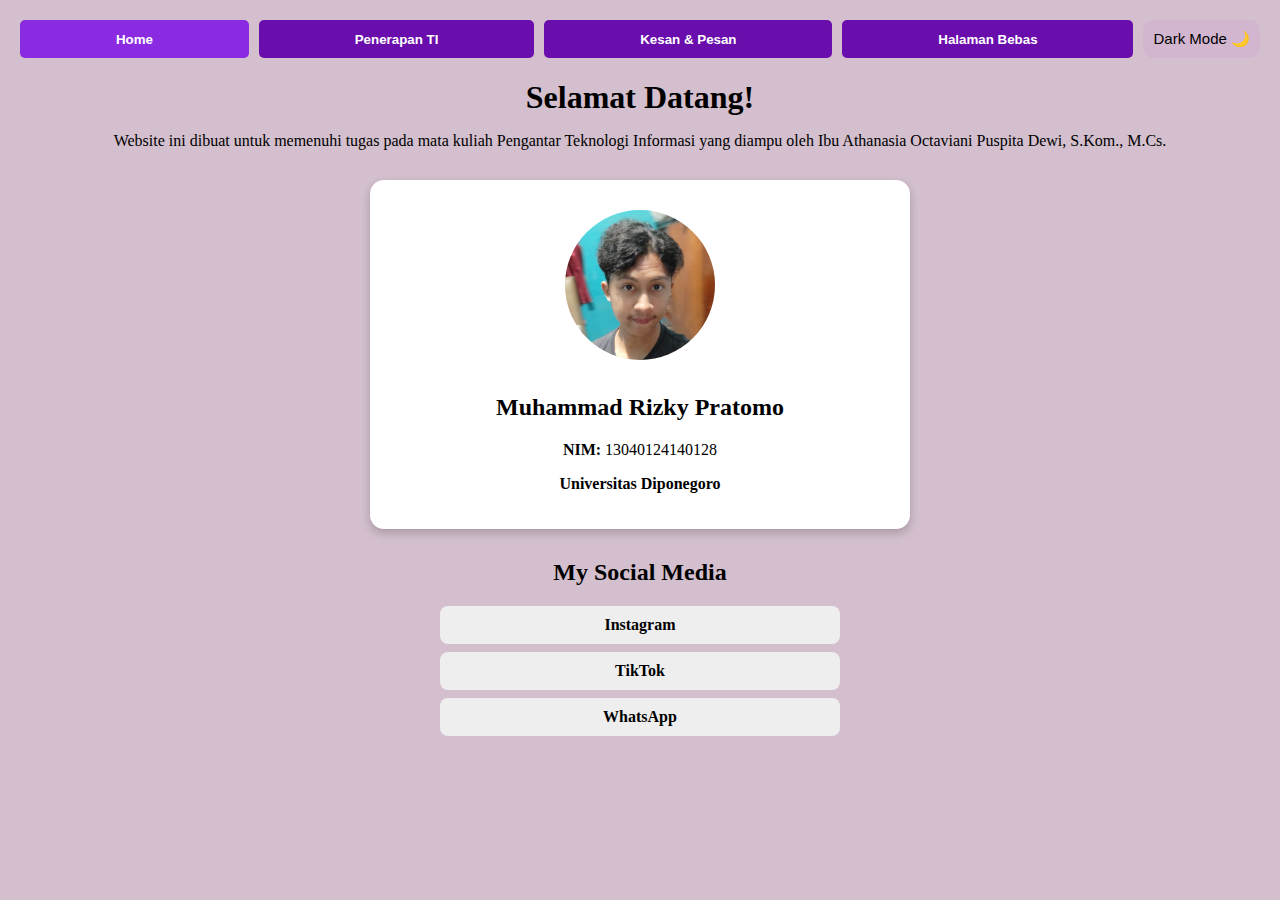
<file: index.html>
<!DOCTYPE html>
<html lang="id">
<head>
  <meta charset="UTF-8" />
  <meta name="viewport" content="width=device-width, initial-scale=1.0"/>
  <title>Home - Profil & Sosial Media</title>
  <link rel="stylesheet" href="style.css" />
  <script defer src="script.js"></script>
</head>
<body>

  <!-- Navigasi -->
  <div class="nav-container">
    <button class="nav-btn active">Home</button>
    <button class="nav-btn" onclick="window.location.href='penerapan-ti.html'">Penerapan TI</button>
    <button class="nav-btn" onclick="window.location.href='kesan-pesan.html'">Kesan & Pesan</button>
    <button class="nav-btn" onclick="window.location.href='halaman-bebas.html'">Halaman Bebas</button>
    <button id="toggleDarkMode">Dark Mode 🌙</button>
  </div>

  <!-- Header -->
  <header>
    <h1>Selamat Datang!</h1>
    <p>Website ini dibuat untuk memenuhi tugas pada mata kuliah Pengantar Teknologi Informasi yang diampu oleh Ibu Athanasia Octaviani Puspita Dewi, S.Kom., M.Cs.</p>
  </header>

  <!-- Profil -->
  <section class="profile-container">
    <div class="profile">
      <img src="image.jpeg" alt="Foto Profil" class="profile-img" />
      <h2>Muhammad Rizky Pratomo</h2>
      <p><strong>NIM:</strong> 13040124140128</p>
      <p><strong>Universitas Diponegoro</strong></p>
    </div>
  </section>

  <!-- Sosial Media -->
  <section class="social-media">
    <h2>My Social Media</h2>
    <div class="social-links">
      <a href="https://instagram.com/ky.twnty" target="_blank">Instagram</a>
      <a href="https://tiktok.com/@ky.twnty" target="_blank">TikTok</a>
      <a href="https://wa.me/6287886119361" target="_blank">WhatsApp</a>
    </div>
  </section>

</body>
</html>
</file>
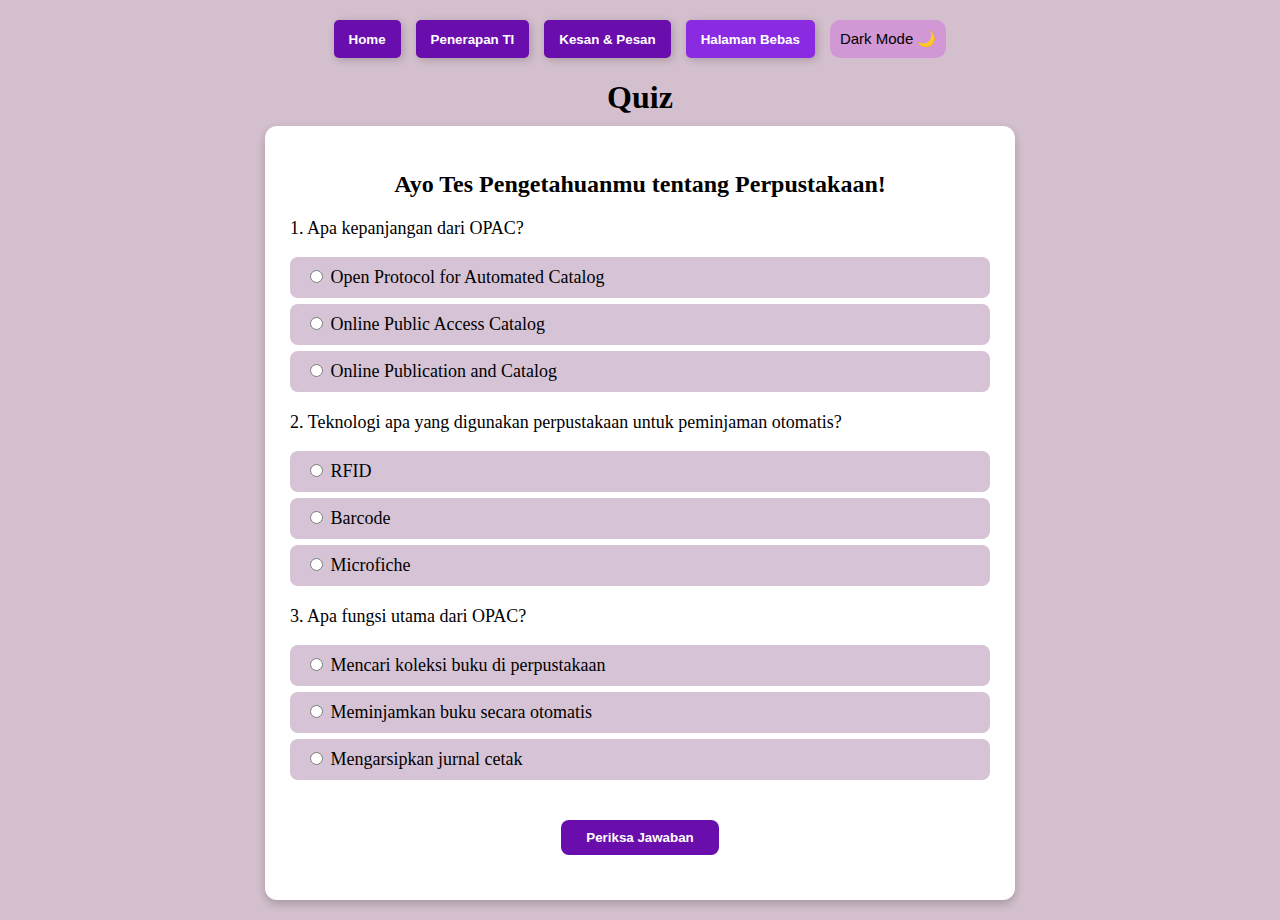
<file: halaman-bebas.html>
<!DOCTYPE html>
<html lang="id">
<head>
    <meta charset="UTF-8">
    <meta name="viewport" content="width=device-width, initial-scale=1.0">
    <title>Halaman Bebas - Quiz Interaktif</title>
    <link rel="stylesheet" href="styles4.css">
    <script defer src="script4.js"></script>
</head>
<body>
    <!-- Navigasi -->
    <div class="nav-container">
        <button class="nav-btn" onclick="window.location.href='index.html'">Home</button>
        <button class="nav-btn" onclick="window.location.href='penerapan-ti.html'">Penerapan TI</button>
        <button class="nav-btn" onclick="window.location.href='kesan-pesan.html'">Kesan & Pesan</button>
        <button class="nav-btn active">Halaman Bebas</button>

        <!-- Dark Mode Toggle -->
        <button id="toggleDarkMode">Dark Mode 🌙</button>
    </div>

    <!-- Judul -->
    <h1>Quiz</h1>

    <!-- Box Quiz -->
    <div class="quiz-container">
        <h2>Ayo Tes Pengetahuanmu tentang Perpustakaan!</h2>

        <div class="quiz-question">
            <p>1. Apa kepanjangan dari OPAC?</p>
            <label class="answer"><input type="radio" name="q1" value="wrong1"> Open Protocol for Automated Catalog</label>
            <label class="answer"><input type="radio" name="q1" value="correct"> Online Public Access Catalog</label>
            <label class="answer"><input type="radio" name="q1" value="wrong2"> Online Publication and Catalog</label>
        </div>

        <div class="quiz-question">
            <p>2. Teknologi apa yang digunakan perpustakaan untuk peminjaman otomatis?</p>
            <label class="answer"><input type="radio" name="q2" value="correct"> RFID</label>
            <label class="answer"><input type="radio" name="q2" value="wrong1"> Barcode</label>
            <label class="answer"><input type="radio" name="q2" value="wrong2"> Microfiche</label>
        </div>

        <div class="quiz-question">
            <p>3. Apa fungsi utama dari OPAC?</p>
            <label class="answer"><input type="radio" name="q3" value="correct"> Mencari koleksi buku di perpustakaan</label>
            <label class="answer"><input type="radio" name="q3" value="wrong1"> Meminjamkan buku secara otomatis</label>
            <label class="answer"><input type="radio" name="q3" value="wrong2"> Mengarsipkan jurnal cetak</label>
        </div>

        <!-- Tombol Periksa Jawaban -->
        <button id="checkAnswers">Periksa Jawaban</button>
        <p id="result"></p>
    </div>
</body>
</html>
</file>
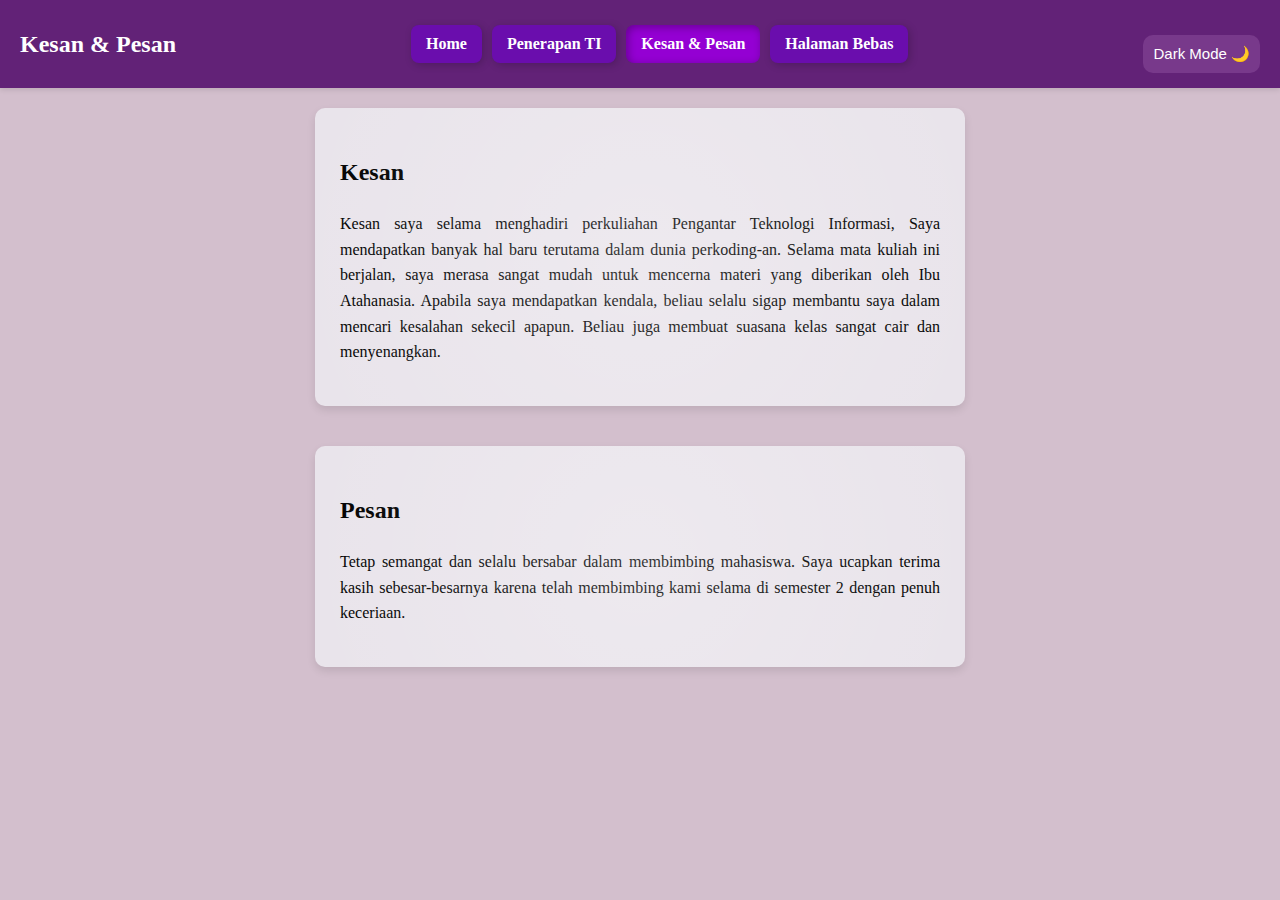
<file: kesan-pesan.html>
<!DOCTYPE html>
<html lang="id">
<head>
    <meta charset="UTF-8">
    <meta name="viewport" content="width=device-width, initial-scale=1.0">
    <title>Kesan & Pesan</title>
    <link rel="stylesheet" href="style3.css">
    <script defer src="script3.js"></script>
</head>
<body>

    <!-- HEADER -->
    <header class="header">
        <h1 class="judul">Kesan & Pesan</h1>
        <nav class="nav">
            <ul>
                <li><a href="index.html">Home</a></li>
                <li><a href="penerapan-ti.html">Penerapan TI</a></li>
                <li><a href="kesan-pesan.html" class="active">Kesan & Pesan</a></li>
                <li><a href="halaman-bebas.html">Halaman Bebas</a></li>
            </ul>
        </nav>
        <button id="toggleDarkMode">Dark Mode 🌙</button>
    </header>

    <!-- CONTENT -->
    <main class="kesan-pesan-container">
        <div class="kesan-box">
            <h2>Kesan</h2>
            <p>
                Kesan saya selama menghadiri perkuliahan Pengantar Teknologi Informasi, 
                Saya mendapatkan banyak hal baru terutama dalam dunia perkoding-an. 
                Selama mata kuliah ini berjalan, saya merasa sangat mudah untuk mencerna materi yang diberikan oleh Ibu Atahanasia. 
                Apabila saya mendapatkan kendala, beliau selalu sigap membantu saya dalam mencari kesalahan sekecil apapun. 
                Beliau juga membuat suasana kelas sangat cair dan menyenangkan.
            </p>
        </div>

        <div class="pesan-box">
            <h2>Pesan</h2>
            <p>
                Tetap semangat dan selalu bersabar dalam membimbing mahasiswa. 
                Saya ucapkan terima kasih sebesar-besarnya karena telah membimbing kami selama di semester 2 dengan penuh keceriaan.
            </p>
        </div>
    </main>

</body>
</html>
</file>
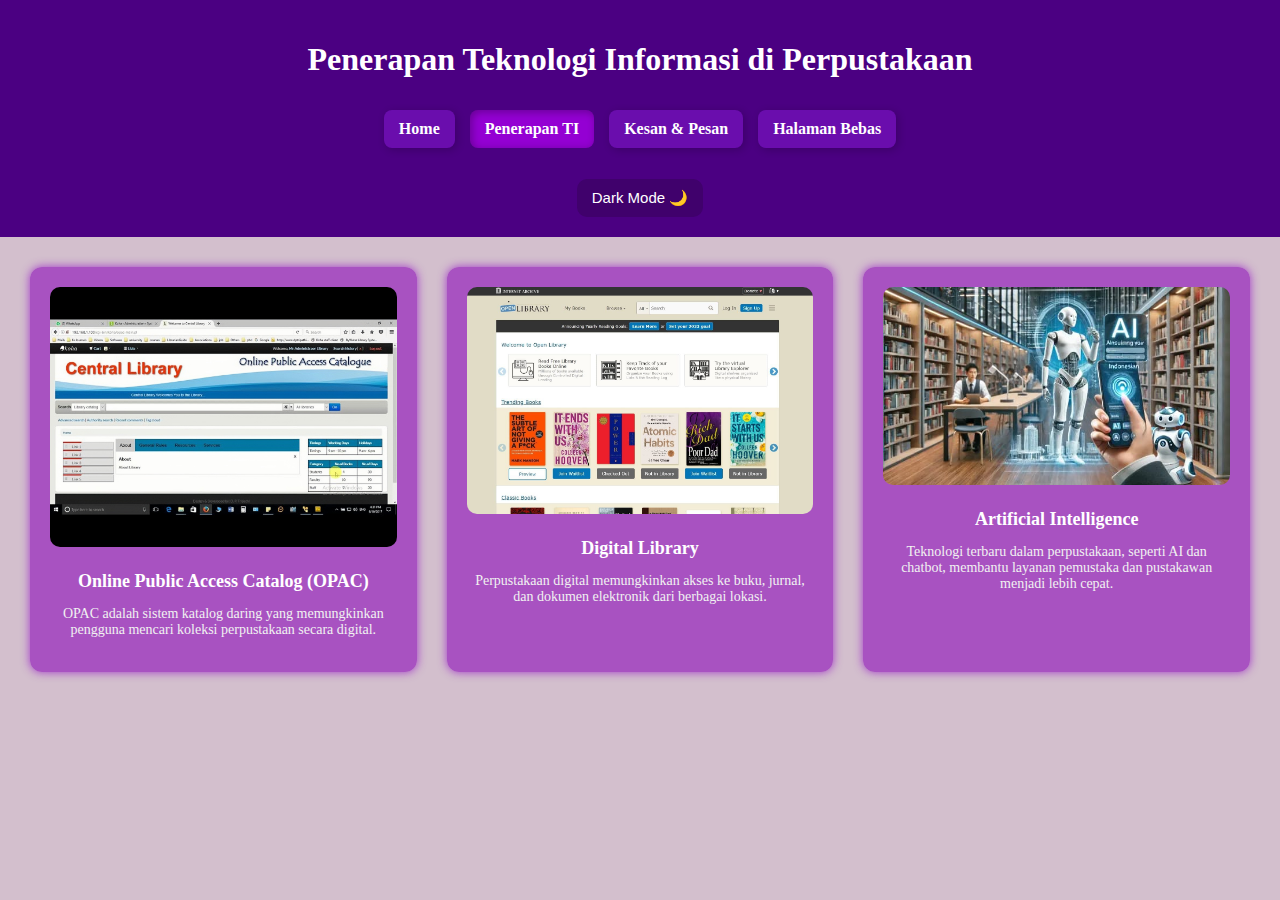
<file: penerapan-ti.html>
<!DOCTYPE html>
<html lang="id">
<head>
    <meta charset="UTF-8" />
    <meta name="viewport" content="width=device-width, initial-scale=1.0"/>
    <title>Penerapan TI di Perpustakaan</title>
    <link rel="stylesheet" href="style2.css" />
    <script defer src="script2.js"></script>
</head>
<body>

    <!-- HEADER -->
    <header class="header">
        <h1 class="judul">Penerapan Teknologi Informasi di Perpustakaan</h1>

        <nav class="nav">
            <ul>
                <li><a href="index.html">Home</a></li>
                <li><a href="penerapan-ti.html" class="active">Penerapan TI</a></li>
                <li><a href="kesan-pesan.html">Kesan & Pesan</a></li>
                <li><a href="halaman-bebas.html">Halaman Bebas</a></li>
            </ul>
        </nav>

        <button id="toggleDarkMode">Dark Mode 🌙</button>
    </header>

    <!-- CONTENT -->
    <main>
        <section class="materi-container">
            <div class="materi-box opac">
                <img src="OPAC.jpeg" alt="OPAC" />
                <h2>Online Public Access Catalog (OPAC)</h2>
                <p>OPAC adalah sistem katalog daring yang memungkinkan pengguna mencari koleksi perpustakaan secara digital.</p>
            </div>

            <div class="materi-box digital-library">
                <img src="DigitalL.jpeg" alt="Digital Library" />
                <h2>Digital Library</h2>
                <p>Perpustakaan digital memungkinkan akses ke buku, jurnal, dan dokumen elektronik dari berbagai lokasi.</p>
            </div>

            <div class="materi-box tambahan">
                <img src="AI.jpeg" alt="Artificial Intelligence" />
                <h2>Artificial Intelligence</h2>
                <p>Teknologi terbaru dalam perpustakaan, seperti AI dan chatbot, membantu layanan pemustaka dan pustakawan menjadi lebih cepat.</p>
            </div>
        </section>
    </main>

</body>
</html>
</file>
<file: style3.css>
/* BACKGROUND DEFAULT */
body {
    font-family: Georgia, 'Times New Roman', Times, serif;
    background-color: #d3bfcd;
    color: #000000;
    margin: 0;
    padding: 0;
    transition: background 0.3s, color 0.3s;
}

/* DARK MODE */
.dark-mode {
    background-color: #521c41;
    color: white;
}

/* HEADER */
.header {
    display: flex;
    flex-wrap: wrap;
    justify-content: space-between;
    align-items: center;
    padding: 15px 20px;
    background-color: rgba(85, 17, 110, 0.9);
    color: white;
    box-shadow: 0 2px 5px rgba(0, 0, 0, 0.1);
}

.judul {
    margin: 0;
    font-size: 24px;
    white-space: nowrap;
}

/* NAVIGATION */
.nav ul {
    list-style: none;
    padding: 0;
    display: flex;
    flex-wrap: wrap; /* ✅ agar responsif di mobile */
    gap: 10px;
    justify-content: center;
    margin: 10px 0;
}

.nav ul li {
    display: inline-block;
}

.nav ul li a {
    text-decoration: none;
    color: white;
    font-weight: bold;
    padding: 10px 15px;
    border-radius: 8px;
    background: #6a0dad;
    transition: all 0.3s ease-in-out;
    display: inline-block;
    box-shadow: 2px 2px 8px rgba(0, 0, 0, 0.2);
}

.nav ul li a:hover {
    background: #8a2be2;
    transform: scale(1.1);
    box-shadow: 3px 3px 12px rgba(0, 0, 0, 0.3);
}

.nav ul li a.active {
    background: #9400d3;
    box-shadow: inset 2px 2px 8px rgba(0, 0, 0, 0.3);
}

/* DARK MODE BUTTON */
#toggleDarkMode {
    align-self: flex-end;
    background: rgba(209, 149, 221, 0.2);
    border: none;
    padding: 10px;
    border-radius: 10px;
    color: white;
    font-size: 15px;
    cursor: pointer;
    transition: 0.3s;
    margin-top: 10px;
}

#toggleDarkMode:hover {
    background: #7b37d3;
}

/* KESAN & PESAN CONTAINER */
.kesan-pesan-container {
    display: flex;
    flex-direction: column;
    align-items: center;
    gap: 20px;
    padding: 20px;
}

/* BOX */
.kesan-box, .pesan-box {
    background-color: rgb(233, 228, 235);
    padding: 25px;
    border-radius: 10px;
    box-shadow: 0px 4px 8px rgba(0, 0, 0, 0.1);
    transition: transform 0.3s, box-shadow 0.3s;
    width: 80%;
    max-width: 600px;
    position: relative;
    overflow: hidden;
    text-align: justify;
    line-height: 1.6;
    margin-bottom: 20px;
}

.dark-mode .kesan-box,
.dark-mode .pesan-box {
    background-color: rgba(85, 17, 110, 0.9);
    color: white;
}

.kesan-box::before,
.pesan-box::before {
    content: "";
    position: absolute;
    top: -50%;
    left: -50%;
    width: 200%;
    height: 200%;
    background: radial-gradient(circle, rgba(255,255,255,0.2) 0%, rgba(255,255,255,0) 50%);
    transition: transform 0.5s ease-in-out;
    z-index: 0;
}

.kesan-box:hover::before,
.pesan-box:hover::before {
    transform: scale(1.5);
}

.kesan-box:hover,
.pesan-box:hover {
    transform: scale(1.02);
    box-shadow: 0px 0px 15px rgba(138, 43, 226, 0.7);
}
</file>
<file: style.css>
/* Reset */
body {
    font-family: Georgia, 'Times New Roman', Times, serif;
    text-align: center;
    background: #d3bfcd;
    color: rgb(0, 0, 0);
    margin: 0;
    padding: 20px;
  }
  
  /* Dark Mode */
  .dark-mode {
    background: #521c41;
    color: white;
  }
  
  /* Navigasi */
  .nav-container {
    display: flex;
    flex-wrap: wrap;
    justify-content: center;
    gap: 10px;
    margin-bottom: 20px;
  }
  
  .nav-btn {
    padding: 10px 15px;
    border: none;
    border-radius: 5px;
    cursor: pointer;
    font-weight: bold;
    background: #6a0dad;
    color: white;
    flex: 1 0 auto;
  }
  
  .nav-btn:hover {
    background: #8a2be2;
  }
  
  .active {
    background: #8a2be2;
  }
  
  #toggleDarkMode {
    background: rgba(209, 149, 221, 0.2);
    border: none;
    padding: 10px;
    border-radius: 10px;
    color: black;
    font-size: 15px;
    cursor: pointer;
    transition: 0.3s;
  }
  
  .dark-mode #toggleDarkMode {
    background: rgba(255, 255, 255, 0.2);
    color: white;
  }
  
  /* Header */
  header h1 {
    margin-bottom: 5px;
  }
  
  /* Profil Container */
  .profile-container {
    display: flex;
    justify-content: center;
    align-items: center;
    margin-top: 30px;
    position: relative;
  }
  
  /* Profil Card */
  .profile {
    background: white;
    padding: 20px;
    border-radius: 14px;
    width: 60%;
    max-width: 500px;
    box-shadow: 0px 4px 10px rgba(0, 0, 0, 0.2);
    transition: transform 0.3s ease-in-out;
    position: relative;
    z-index: 1;
  }
  
  .dark-mode .profile {
     background: #311f2a;
  }
  
  .profile:hover {
    transform: scale(1.05);
  }
  
  /* TRANSISI UNTUK ANIMASI MODE TERANG & GELAP */
body,
.header,
.materi-box,
#toggleDarkMode {
    transition: background-color 0.3s ease, color 0.3s ease;
}

  /* Glow effect */
  .profile-container::before {
    content: "";
    position: absolute;
    width: 300px;
    height: 300px;
    background: rgba(138, 43, 226, 0.6);
    filter: blur(60px);
    border-radius: 50%;
    top: 50%;
    left: 50%;
    transform: translate(-50%, -50%);
    opacity: 0;
    transition: opacity 0.3s ease-in-out;
    z-index: 0;
  }
  
  .profile-container:hover::before {
    opacity: 1;
  }
  
  /* Foto Profil */
  .profile-img {
    width: 150px;
    height: 150px;
    border-radius: 50%;
    margin: 10px 0;
  }
  
  /* Sosial Media */
  .social-media {
    margin-top: 30px;
  }
  
  .social-links {
    max-width: 400px;
    margin: auto;
  }
  
  .social-links a {
    display: block;
    padding: 10px;
    margin: 8px 0;
    border-radius: 8px;
    background: #eee;
    text-decoration: none;
    color: black;
    font-weight: bold;
    transition: 0.3s;
  }
  
  .social-links a:hover {
    background: #6a0dad;
    color: white;
  }
  
  /* Responsiveness */
  @media (max-width: 600px) {
    .nav-btn {
      flex: 1 0 100%;
    }
  
    .profile {
      width: 90%;
    }
  
    .profile-img {
      width: 120px;
      height: 120px;
    }
  }
</file>
<file: styles4.css>
/* Reset & Umum */
body {
    font-family: Georgia, 'Times New Roman', Times, serif;
    background: #d3bfcd;
    color: black;
    margin: 0;
    padding: 20px;
    text-align: center;
    transition: background 0.3s, color 0.3s;
}

/* Dark Mode */
.dark-mode {
    background: #440132;
    color: white;
}

/* Navigasi */
.nav-container {
    display: flex;
    justify-content: center;
    flex-wrap: wrap;
    gap: 15px;
    margin-bottom: 20px;
}

.nav-btn {
    padding: 10px 15px;
    border: none;
    border-radius: 5px;
    cursor: pointer;
    font-weight: bold;
    background: #6a0dad;
    color: white;
    box-shadow: 2px 2px 8px rgba(0, 0, 0, 0.2);
    transition: all 0.3s ease;
}

.nav-btn:hover {
    background: #8a2be2;
    transform: scale(1.05);
}

.active {
    background: #8a2be2;
}

/* Dark Mode Toggle */
#toggleDarkMode {
    background-color: rgba(207, 0, 243, 0.2);
    border: none;
    padding: 10px;
    border-radius: 10px;
    font-size: 15px;
    cursor: pointer;
    transition: 0.3s;
    color: black;
}

.dark-mode #toggleDarkMode {
    background: rgba(255, 255, 255, 0.2);
    color: white;
}

#toggleDarkMode:hover {
    background: #e077ee;
}

/* Quiz Container */
.quiz-container {
    background: white;
    padding: 25px;
    border-radius: 12px;
    width: 80%;
    max-width: 700px;
    margin: auto;
    box-shadow: 0px 4px 10px rgba(0, 0, 0, 0.2);
    transition: background 0.3s;
}

.dark-mode .quiz-container {
    background: #311f2a;
}

/* Judul & Pertanyaan */
h1 {
    font-size: 32px;
    margin-bottom: 10px;
}

.quiz-question {
    margin: 20px 0;
    font-size: 18px;
    text-align: left;
}

/* Jawaban */
.answer {
    display: block;
    padding: 10px 15px;
    margin: 6px 0;
    border-radius: 8px;
    background: #d6c4d6;
    cursor: pointer;
    transition: all 0.3s ease;
    text-align: left;
}

.answer:hover {
    background: #6a0dad;
    color: white;
    transform: scale(1.03);
}

.dark-mode .answer {
    background: #444;
    color: white;
}

.dark-mode .answer:hover {
    background: #8a2be2;
    transform: scale(1.03);
}

/* Tombol Periksa Jawaban */
#checkAnswers {
    margin-top: 20px;
    padding: 10px 25px;
    border: none;
    border-radius: 8px;
    cursor: pointer;
    font-weight: bold;
    background: #6a0dad;
    color: white;
    transition: background 0.3s;
}

#checkAnswers:hover {
    background: #8a2be2;
}

/* Hasil Quiz */
#result {
    font-size: 18px;
    font-weight: bold;
    margin-top: 20px;
}
</file>
<file: style2.css>
/* RESET & DASAR */
* {
    box-sizing: border-box;
}
body {
    font-family: Georgia, 'Times New Roman', Times, serif;
    background-color: #d3bfcd;
    color: #ffffff;
    margin: 0;
    padding: 0;
    text-align: center;
}

/* HEADER */
.header {
    display: flex;
    flex-direction: column;
    align-items: center;
    background-color: #4b0082;
    color: white;
    padding: 20px;
}
.judul h1 {
    font-size: 24px;
    margin: 10px 0;
}

/* TRANSISI UNTUK ANIMASI MODE TERANG & GELAP */
body,
.header,
.materi-box,
#toggleDarkMode {
    transition: background-color 0.3s ease, color 0.3s ease;
}

/* NAVIGATION */
.nav ul {
    list-style: none;
    padding: 0;
    display: flex;
    gap: 15px;
    justify-content: center;
    margin-top: 10px;
    flex-wrap: wrap;
}

.nav ul li a {
    text-decoration: none;
    color: white;
    font-weight: bold;
    padding: 10px 15px;
    border-radius: 8px;
    background: #6a0dad;
    transition: all 0.3s ease-in-out;
    display: inline-block;
    box-shadow: 2px 2px 8px rgba(0, 0, 0, 0.2);
}

.nav ul li a:hover {
    background: #8a2be2;
    transform: scale(1.1);
    box-shadow: 3px 3px 12px rgba(0, 0, 0, 0.3);
}

.nav ul li a.active {
    background: #9400d3;
    box-shadow: inset 2px 2px 8px rgba(0, 0, 0, 0.3);
}

/* DARK MODE BUTTON */
#toggleDarkMode {
    margin-top: 15px;
    background: rgba(21, 3, 22, 0.2);
    border: none;
    padding: 10px 15px;
    border-radius: 10px;
    color: white;
    font-size: 15px;
    cursor: pointer;
    transition: 0.3s;
}
#toggleDarkMode:hover {
    background: #6c3d79;
}

/* DARK MODE */
.dark-mode {
    background-color: #521c41;
    color: white;
}
.dark-mode .header {
    background-color: rgba(85, 17, 110, 0.9);
}
.dark-mode .materi-box {
    background-color: rgba(85, 17, 110, 0.9);
}
.dark-mode #toggleDarkMode {
    background-color: rgba(255, 255, 255, 0.2);
}

/* MATERI CONTAINER */
.materi-container {
    display: grid;
    grid-template-columns: repeat(auto-fit, minmax(300px, 1fr));
    gap: 30px;
    padding: 30px;
}

/* MATERI BOX */
.materi-box {
    background-color: rgba(163, 70, 192, 0.9);
    padding: 20px;
    border-radius: 12px;
    box-shadow: 0 0 10px rgba(148, 18, 199, 0.8);
    transition: transform 0.3s, box-shadow 0.3s;
}
.materi-box:hover {
    transform: scale(1.03);
    box-shadow: 0 8px 16px rgba(231, 153, 218, 0.6);
}
.materi-box img {
    width: 100%;
    max-width: 100%;
    height: auto;
    border-radius: 10px;
    margin-bottom: 10px;
}
.materi-box h2 {
    font-size: 18px;
    margin: 10px 0;
}
.materi-box p {
    font-size: 14px;
    color: #f1f1f1;
}

/* RESPONSIVE */
@media (max-width: 600px) {
    .judul h1 {
        font-size: 20px;
    }
    .nav ul {
        flex-direction: column;
        gap: 5px;
    }
    .materi-box h2 {
        font-size: 16px;
    }
    .materi-box p {
        font-size: 13px;
    }
}
</file>
